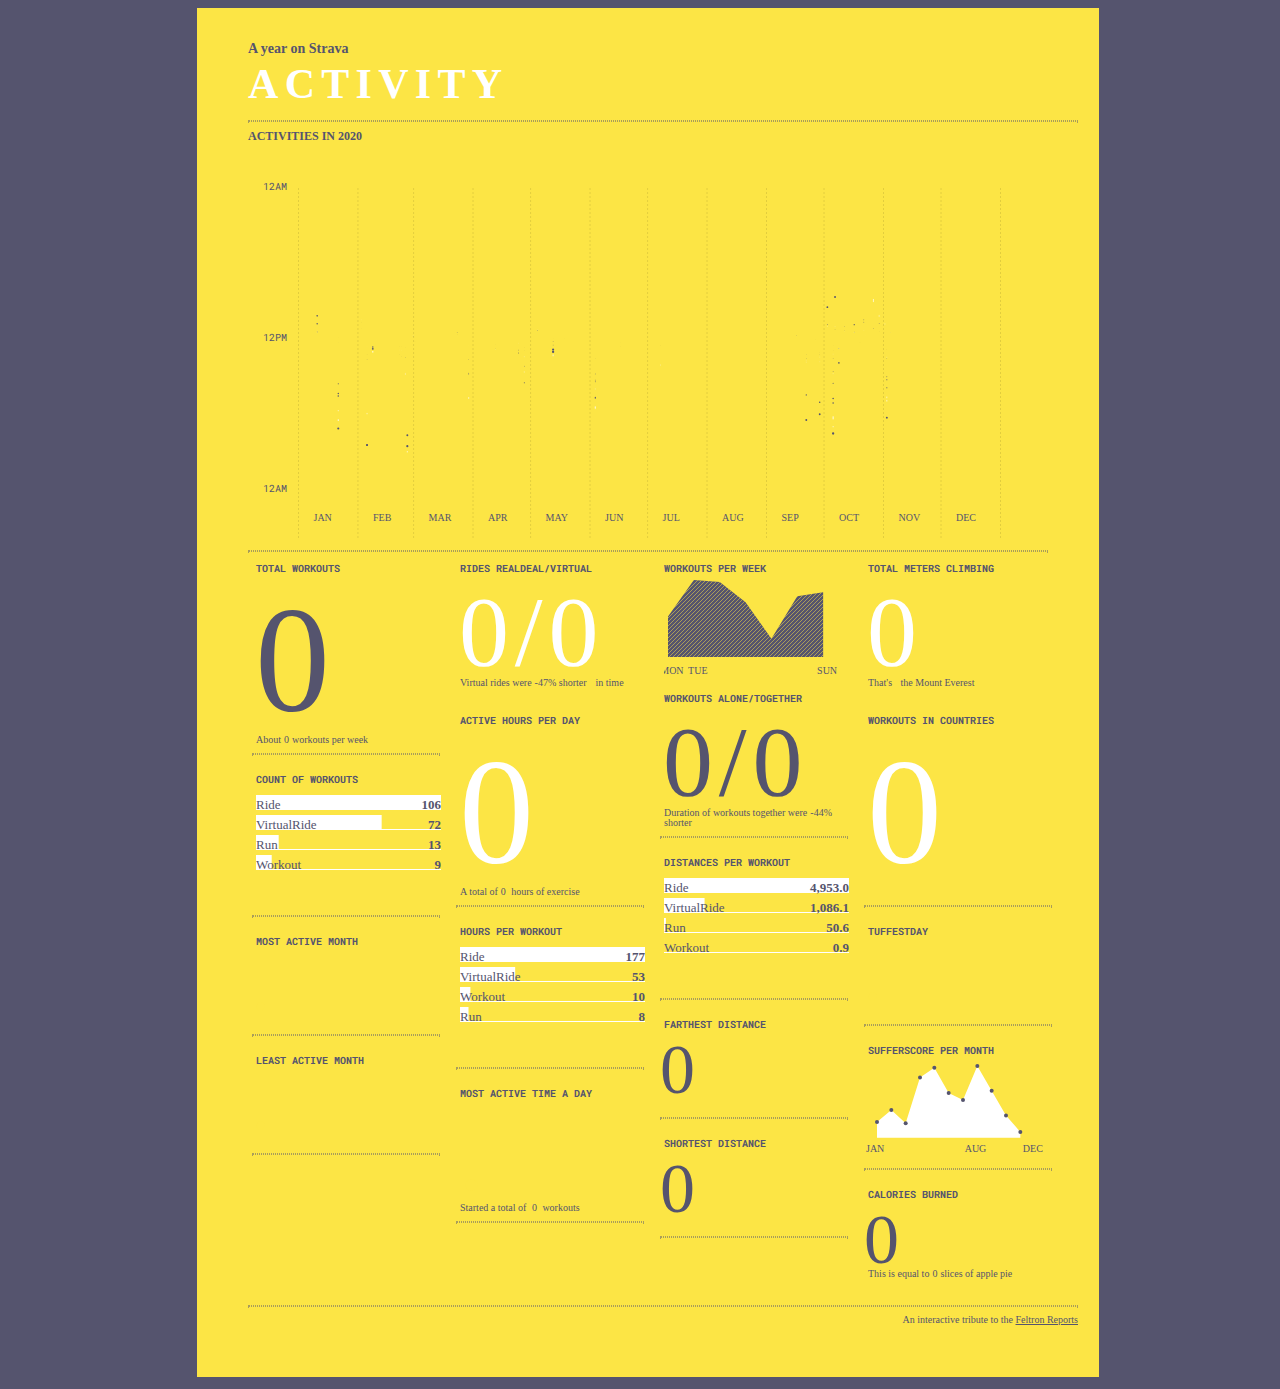
<file: index.html>
<!DOCTYPE html>
<html lang="en" dir="ltr">

<head>
  <meta charset="utf-8">
  <meta name="viewport" content="width=device-width">
  <title>Feltron Reports</title>

<!-- CSS -->
  <link href="/css/main.css" rel="stylesheet">
<!-- Favicon -->
  <link rel="shortcut icon" type="image/png" href="image/LvdM-06.png">
<!-- JS -->
  <script type="text/javascript" src="/js/d3.min.js"></script>
  <script type="text/javascript" src="/js/d3-array.min.js"></script>
  <script type="text/javascript" src="/js/metrics.js"></script>
  <script type="text/javascript" src="js/smallcharts.js"></script>
  <script src="http://ajax.googleapis.com/ajax/libs/jquery/1.11.2/jquery.min.js"></script>
  <script>

  $(document).ready(function(){
    if($(window).width() <= 900) {
  window.location = "mobile.html";
  }
  })

  var before = $(this).width();

  $(window).resize(function() {
      var after = $(this).width();
     if (after <= before && after <= 900) {
        location.reload()
     }
  })

  </script>

  <!-- Fonts -->
  <link href="https://fonts.googleapis.com/css?family=Oswald|PT+Mono&display=swap" rel="stylesheet">
  <link href="https://fonts.googleapis.com/css2?family=Roboto+Mono:wght@500&display=swap" rel="stylesheet">

  <link href="//db.onlinewebfonts.com/c/510c631b494ab204ca3399d91a9074f6?family=FilmotypeGiant" rel="stylesheet">
  <link href="https://fonts.googleapis.com/css2?family=Roboto+Mono:wght@700&display=swap" rel="stylesheet">

</head>

<body>

  <div id="container">
    <header>
      <h2>A year on Strava </h2>
      <h1>ACTIVITY</h1>
        <hr class="breakLine">
      <h3>Activities in  <span class="activeYear"></span></h3>
    </header>

    <section>
      <div class="chart">
        <script type="text/javascript" src="/js/dumbbell.js"></script>
      </div>
        <hr class="breakLine">
    </section>

    <main>
  <!-- 1st column     -->
      <div class="metricBig">
        <h4>TOTAL WORKOUTS</h4>
        <h6><span class="workoutsCount" id="valuesDark"></span></h6>
        <h5>About<span class="workoutsCountWeek" id="valuesFooter"> </span>workouts per week</h5>
        <hr class="breakLine">
      </div>

      <div class="metricMedium">
      <h4>COUNT OF WORKOUTS</h4>
      <svg id="barsCountWorkouts" class="barsCountWorkouts"></svg>
        <hr class="breakLine">
      </div>

      <div class="metricSmall">
      <h4>MOST ACTIVE MONTH</h4>
      <h6><span class="mostActiveMonth" id="valuesDarkSmall"></span></h6>
      <h5><span class="mostActiveMonthDetails" id="valuesFooter"></span></h5>
      <hr class="breakLine">
      </div>

      <div class="metricSmall">
        <h4>LEAST ACTIVE MONTH</h4>
        <h6><span class="leastActiveMonth" id="valuesDarkSmall"></span></h6>
        <h5><span class="leastActiveMonthDetails" id="valuesFooter"></span></h5>
        <hr class="breakLine">
      </div>

      <div class="metricMedium">
        <h4>RIDES REALDEAL/VIRTUAL</h4>
        <h6><span class="workoutsRealdeal" id="valuesLightMedium"></span><span id="valuesLightMedium">/</span><span class="workoutsVirtual" id="valuesLightMedium"></span></h6>
        <h5>Virtual rides were<span class="workoutsHoursChangeVirtual" id="valuesFooter"></span><span class="workoutsRealdealVirtual" id="valuesFooter"></span>in time</h5>
        <hr class="mobileBreakLine">
      </div>

<!-- 2nd COLUMN -->
      <div class="metricBig">
        <h4>ACTIVE HOURS PER DAY</h4>
        <h6><span class="workoutsHoursPerDay" id="valuesLight"></span></h6>
        <h5>A total of<span class="workoutsHoursTotal" id="valuesFooter"></span> hours of exercise</h5>
        <hr class="breakLine">
      </div>
      <div class="metricMedium">
        <h4>HOURS PER WORKOUT</h4>
        <svg id="barsHoursWorkouts" class="barsHoursWorkouts">
        </svg>
        <hr class="breakLine">
      </div>
      <div class="metricMedium">
        <h4>MOST ACTIVE TIME A DAY</h4>
        <h6><span class="activeTimeOfDay" id="valuesDarkMedium"></span></h6>
        <h5>Started a total of <span class="activeTimeOfDayDetails" id="valuesFooter"></span> workouts </h5>
        <hr class="breakLine">
      </div>
      <div class="metricMedium">
        <h4>WORKOUTS PER WEEK</h4>
        <svg class="areaWorkoutsPerWeek" id="areaWorkoutsPerWeek">
        </svg>
        <!-- <hr class="breakLine"> -->
      </div>

  <!-- 3th COLUMN     -->


      <div class="metricMedium">
        <h4>WORKOUTS ALONE/TOGETHER</h4>
        <h6><span class="workoutsAlone" id="valuesDarkMedium"></span><span id="valuesDarkMedium">/</span><span class="workoutsTogether" id="valuesDarkMedium"></span></h6>
        <h5>Duration of workouts together were<span class="workoutsHoursChange" id="valuesFooter"></span><span class="workoutsAloneTogether" id="valuesFooter"></span></h5>
        <hr class="breakLine">
      </div>
      <div class="metricMedium">
        <h4>DISTANCES PER WORKOUT</h4>
        <svg id="barsDistanceWorkouts" class="barsDistanceWorkouts">
        </svg>
        <hr class="breakLine">
      </div>
      <div class="metricSmall">
        <h4>FARTHEST DISTANCE</h4>
        <h6><span class="farthestDistance" id="valuesDarkSmall"></span></h6>
        <h5><span class="farthestDistanceDetails" id="valuesFooter"></span></h5>
        <hr class="breakLine">
      </div>
      <div class="metricMedium">
        <h4>SHORTEST DISTANCE</h4>
        <h6><span class="shortestDistance" id="valuesDarkSmall"></span></h6>
        <h5><span class="shortestDistanceDetails" id="valuesFooter"></span></h5>
        <hr class="breakLine">
      </div>
      <div class="metricMedium">
        <h4>TOTAL METERS CLIMBING</h4>
        <h6><span class="climbing" id="valuesLightMedium"></span></h6>
        <h5>That's<span class="climbingDetails" id="valuesFooter"></span>the Mount Everest</h5>
        <hr class="mobileBreakLine">
      </div>

  <!-- 4th COLUMN -->
      <div class="metricBig">
        <h4>WORKOUTS IN COUNTRIES</h4>
        <h6><span class="countriesVisitedCount" id="valuesLight"></span></h6>
        <h5><span class="countriesVisited" id="valuesFooter"></span></h5>
        <hr class="breakLine">
      </div>
      <div class="metricSmall">
        <h4>TUFFESTDAY</h4>
        <h6><span class="tuffestDay" id="valuesDarkSmall"></span></h6>
        <h5><span class="tuffestDayDetails" id="valuesFooter"></span></h5>
        <hr class="breakLine">
      </div>
      <!-- <div class="metricSmall">
        <h4>MOST REFRESHED DAY</h4>
            <hr class="breakLine">
      </div> -->
      <div class="metricMedium">
        <h4>SUFFERSCORE PER MONTH</h4>
        <svg id="areaSufferScorePerMonth" class="areaSufferScorePerMonth">
        </svg>
            <hr class="breakLine">
      </div>
      <div class="metricSmall">
        <h4>CALORIES BURNED</h4>
        <h6><span class="calories" id="valuesDarkSmall"></span></h6>
        <h5>This is equal to<span class="caloriesDetails" id="valuesFooter"></span>slices of apple pie</h5>
        <!-- <hr class="breakLine"> -->
      </div>
    </main>

    <footer>
        <hr class="breakLine">
    <h5>An interactive tribute to the <a href="http://feltron.com/" target="_blank"> Feltron Reports</a></h5>
    </footer>

  </div>
</body>

</html>
</file>
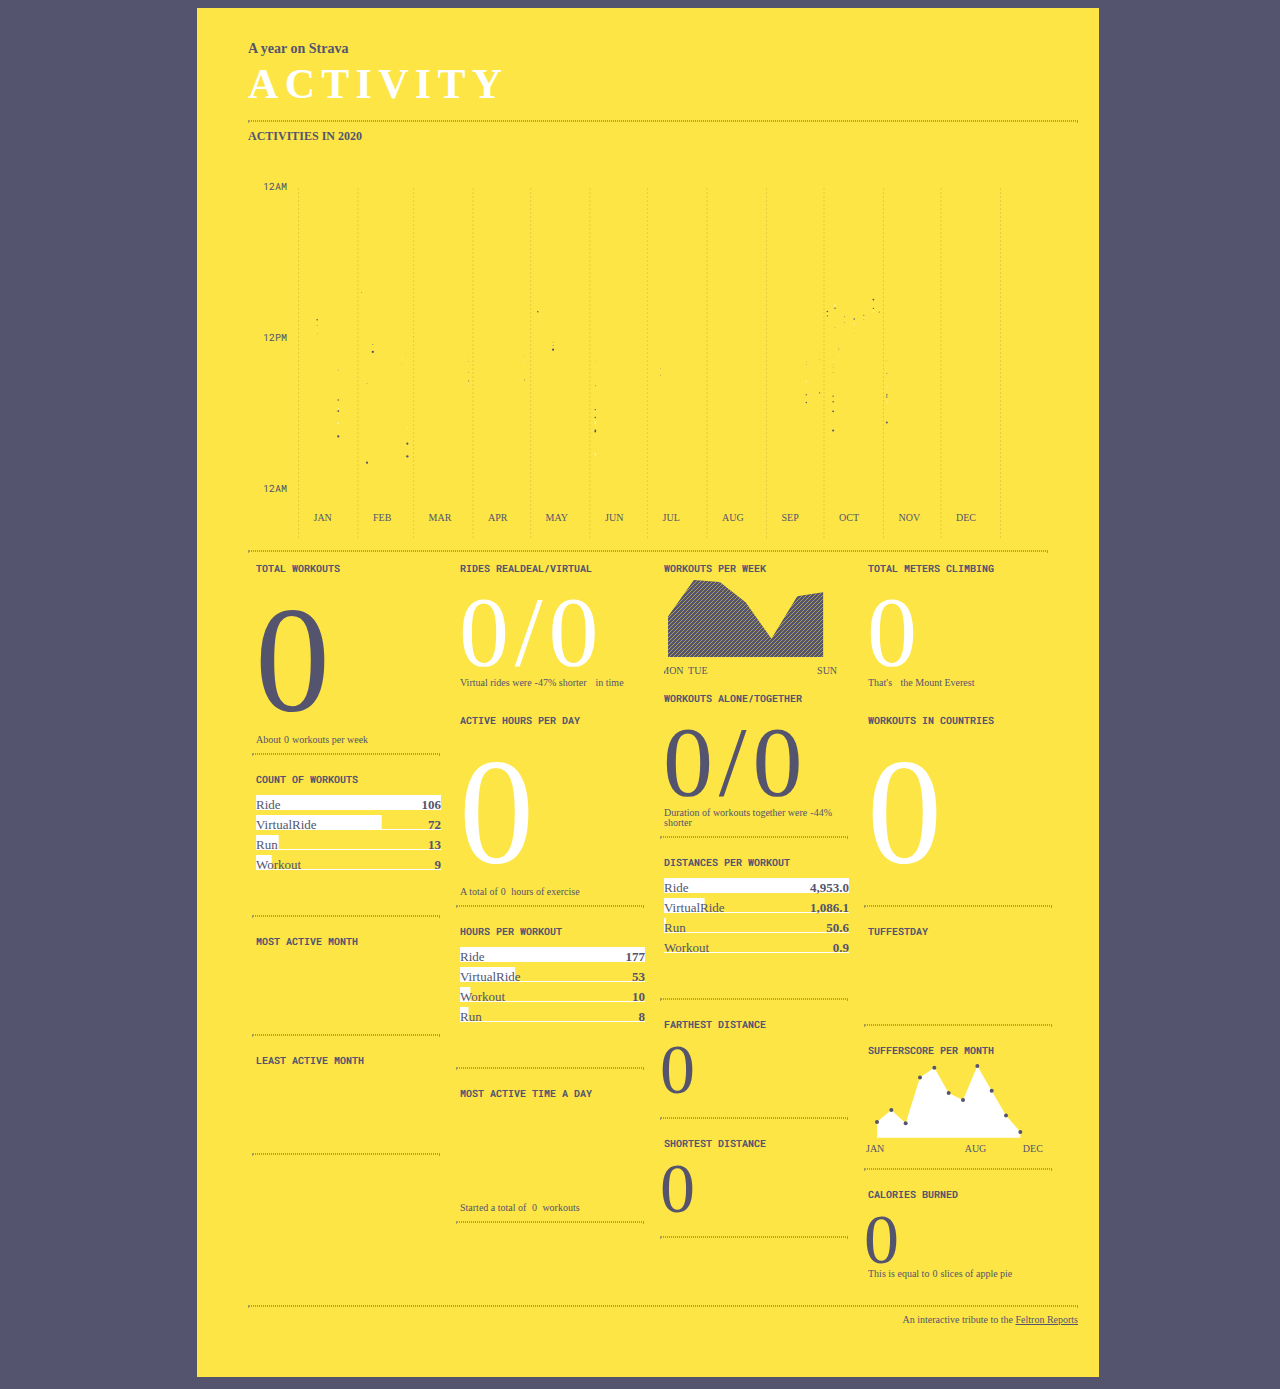
<file: mobile.html>
<!DOCTYPE html>
<html lang="en" dir="ltr">

<head>
  <meta charset="utf-8">
  <meta name="viewport" content="width=device-width">
  <!-- <meta name="viewport" content="user-scalable=yes"> -->
  <title>Feltron Reports</title>

<!-- CSS -->
  <link href="/css/main.css" rel="stylesheet">
<!-- Favicon -->
  <link rel="shortcut icon" type="image/png" href="image/LvdM-06.png">
<!-- MOBILE JS -->
  <script type="text/javascript" src="/js/d3.min.js"></script>
  <script type="text/javascript" src="/js/d3-array.min.js"></script>
  <script type="text/javascript" src="/js/metrics.js"></script>
  <script type="text/javascript" src="/mobile_js/smallcharts.js"></script>
  <script src="http://ajax.googleapis.com/ajax/libs/jquery/1.11.2/jquery.min.js"></script>
  <script>

  var before = $(this).width();

  $(window).resize(function() {
      var after = $(this).width();
     if (after >= before && after >= 901) {
        location.reload()
     }
  })

  $(document).ready(function(){
    if($(window).width() >= 901) {
    window.location = "index.html";
  }
  })

  </script>

  <!-- Fonts -->
  <link href="https://fonts.googleapis.com/css?family=Oswald|PT+Mono&display=swap" rel="stylesheet">
  <link href="https://fonts.googleapis.com/css2?family=Roboto+Mono:wght@500&display=swap" rel="stylesheet">

  <link href="//db.onlinewebfonts.com/c/510c631b494ab204ca3399d91a9074f6?family=FilmotypeGiant" rel="stylesheet">
  <link href="https://fonts.googleapis.com/css2?family=Roboto+Mono:wght@700&display=swap" rel="stylesheet">

</head>

<body>

  <div id="container">
    <header>
      <h2>A year on Strava </h2>
      <h1>ACTIVITY</h1>
        <hr class="breakLine">
      <h3>Activities in  <span class="activeYear"></span></h3>
    </header>

    <section>
      <div class="chartmobile">
        <script type="text/javascript" src="/mobile_js/dumbbell.js"></script>
      </div>
        <hr class="breakLine">
    </section>

    <main>
  <!-- 1st column     -->
      <div class="metricBig">
        <h4>TOTAL WORKOUTS</h4>
        <h6><span class="workoutsCount" id="valuesDark"></span></h6>
        <h5>About<span class="workoutsCountWeek" id="valuesFooter"> </span>workouts per week</h5>
        <hr class="breakLine">
      </div>

      <div class="metricMedium">
      <h4>COUNT OF WORKOUTS</h4>
      <svg id="barsCountWorkouts" class="barsCountWorkouts"></svg>
        <hr class="breakLine">
      </div>

      <div class="metricSmall">
      <h4>MOST ACTIVE MONTH</h4>
      <h6><span class="mostActiveMonth" id="valuesDarkSmall"></span></h6>
      <h5><span class="mostActiveMonthDetails" id="valuesFooter"></span></h5>
      <hr class="breakLine">
      </div>

      <div class="metricSmall">
        <h4>LEAST ACTIVE MONTH</h4>
        <h6><span class="leastActiveMonth" id="valuesDarkSmall"></span></h6>
        <h5><span class="leastActiveMonthDetails" id="valuesFooter"></span></h5>
        <hr class="breakLine">
      </div>

      <div class="metricMedium">
        <h4>RIDES REALDEAL/VIRTUAL</h4>
        <h6><span class="workoutsRealdeal" id="valuesLightMedium"></span><span id="valuesLightMedium">/</span><span class="workoutsVirtual" id="valuesLightMedium"></span></h6>
        <h5>Virtual rides were<span class="workoutsHoursChangeVirtual" id="valuesFooter"></span><span class="workoutsRealdealVirtual" id="valuesFooter"></span>in time</h5>
        <hr class="mobileBreakLine">
      </div>

<!-- 2nd COLUMN -->
      <div class="metricBig">
        <h4>ACTIVE HOURS PER DAY</h4>
        <h6><span class="workoutsHoursPerDay" id="valuesLight"></span></h6>
        <h5>A total of<span class="workoutsHoursTotal" id="valuesFooter"></span> hours of exercise</h5>
        <hr class="breakLine">
      </div>
      <div class="metricMedium">
        <h4>HOURS PER WORKOUT</h4>
        <svg id="barsHoursWorkouts" class="barsHoursWorkouts">
        </svg>
        <hr class="breakLine">
      </div>
      <div class="metricMedium">
        <h4>MOST ACTIVE TIME A DAY</h4>
        <h6><span class="activeTimeOfDay" id="valuesDarkMedium"></span></h6>
        <h5>Started a total of <span class="activeTimeOfDayDetails" id="valuesFooter"></span> workouts </h5>
        <hr class="breakLine">
      </div>
      <div class="metricMedium">
        <h4>WORKOUTS PER WEEK</h4>
        <svg class="areaWorkoutsPerWeek" id="areaWorkoutsPerWeek">
        </svg>
        <!-- <hr class="breakLine"> -->
      </div>

  <!-- 3th COLUMN     -->


      <div class="metricMedium">
        <h4>WORKOUTS ALONE/TOGETHER</h4>
        <h6><span class="workoutsAlone" id="valuesDarkMedium"></span><span id="valuesDarkMedium">/</span><span class="workoutsTogether" id="valuesDarkMedium"></span></h6>
        <h5>Duration of workouts together were<span class="workoutsHoursChange" id="valuesFooter"></span><span class="workoutsAloneTogether" id="valuesFooter"></span></h5>
        <hr class="breakLine">
      </div>
      <div class="metricMedium">
        <h4>DISTANCES PER WORKOUT</h4>
        <svg id="barsDistanceWorkouts" class="barsDistanceWorkouts">
        </svg>
        <hr class="breakLine">
      </div>
      <div class="metricSmall">
        <h4>FARTHEST DISTANCE</h4>
        <h6><span class="farthestDistance" id="valuesDarkSmall"></span></h6>
        <h5><span class="farthestDistanceDetails" id="valuesFooter"></span></h5>
        <hr class="breakLine">
      </div>
      <div class="metricMedium">
        <h4>SHORTEST DISTANCE</h4>
        <h6><span class="shortestDistance" id="valuesDarkSmall"></span></h6>
        <h5><span class="shortestDistanceDetails" id="valuesFooter"></span></h5>
        <hr class="breakLine">
      </div>
      <div class="metricMedium">
        <h4>TOTAL METERS CLIMBING</h4>
        <h6><span class="climbing" id="valuesLightMedium"></span></h6>
        <h5>That's<span class="climbingDetails" id="valuesFooter"></span>the Mount Everest</h5>
        <hr class="mobileBreakLine">
      </div>

  <!-- 4th COLUMN -->
      <div class="metricBig">
        <h4>WORKOUTS IN COUNTRIES</h4>
        <h6><span class="countriesVisitedCount" id="valuesLight"></span></h6>
        <h5><span class="countriesVisited" id="valuesFooter"></span></h5>
        <hr class="breakLine">
      </div>
      <div class="metricSmall">
        <h4>TUFFESTDAY</h4>
        <h6><span class="tuffestDay" id="valuesDarkSmall"></span></h6>
        <h5><span class="tuffestDayDetails" id="valuesFooter"></span></h5>
        <hr class="breakLine">
      </div>
      <!-- <div class="metricSmall">
        <h4>MOST REFRESHED DAY</h4>
            <hr class="breakLine">
      </div> -->
      <div class="metricMedium">
        <h4>SUFFERSCORE PER MONTH</h4>
        <svg id="areaSufferScorePerMonth" class="areaSufferScorePerMonth">
        </svg>
            <hr class="breakLine">
      </div>
      <div class="metricSmall">
        <h4>CALORIES BURNED</h4>
        <h6><span class="calories" id="valuesDarkSmall"></span></h6>
        <h5>This is equal to<span class="caloriesDetails" id="valuesFooter"></span>slices of apple pie</h5>
        <!-- <hr class="breakLine"> -->
      </div>
    </main>

    <footer>
        <hr class="breakLine">
    <h5>An interactive tribute to the <a href="http://feltron.com/" target="_blank"> Feltron Reports</a></h5>
    </footer>

  </div>
</body>

</html>
</file>
<file: css/main.css>
h1 {
  font-family: PT Mono;
  font-style: normal;
  font-weight: bold;
  font-size: 42px;
  line-height: 134.5%;
  letter-spacing: 0.15em;
  color: #fff;
  margin: 0px 0px 0px 0px;
}

h2 {
  font-family: PT Mono;
  font-style: normal;
  font-weight: bold;
  font-size: 14px;
  line-height: 100%;
  color: #55546E;
  margin: 0px 0px 0px 0px;
}

h3 {
  font-family: PT Mono;
  font-style: normal;
  font-weight: bold;
  font-size: 12px;
  line-height: 100%;
  color: #55546E;
  margin: 0px 0px 0px 0px;
  text-transform: uppercase;
}

h4 {
  font-family: 'Roboto Mono', monospace;
  font-weight: bold;
  font-size: 10px;
  line-height: 100%;
  color: #55546E;
  margin: 4px 0px 0px 4px;
}

h5 {
  font-family: PT Sans;
  font-weight: normal;
  font-size: 10px;
  line-height: 100%;
  /* display: flex; */
  /* align-items: flex-end; */
  color: #55546E;
  margin: 4px 0px 4px 4px;
}

h6 {
  font-family: FilmotypeGiant;
  font-weight: 300;
  /* font-size: 150px;   */
  /* line-height: 100%; */
  letter-spacing: -0.02em;
  color: #55546E;
  margin: 0px 0px -15px 0px;
  }

a:link {
    color: #55546E;
      font-weight: normal;
  }

a:visited {
  color: #55546E;
    font-weight: 700;
}

body {
  background-color: #55546E;
  width: 100%;
}

.breakLine {
  border: 1px dotted #A99D5A; */
}

.mobileBreakLine {
  border: 0px dotted #A99D5A; */
}




#container {
  display: grid;
  background: #FCE545;
  grid-template-areas:
    "header header header header"
    "chart chart chart chart"
    "content content content content"
    "footer footer footer footer";
  grid-template-columns: 1fr 1fr 1fr 1fr;
  grid-template-rows: 120px 400px .05fr 80px;
  grid-gap: 10px;
  max-width: 800px;
  margin: auto;
  padding: 0px 51px 0px 51px;
  grid-auto-flow: row;
}

header {
  grid-row: header;
  grid-column: header;
  padding-top: 34px;
}

section {
  grid-row: chart;
  grid-column: chart;
  max-width: 800px;
}

main {
  column-count: 4;
  column-gap: 1em;
  width: 800px;
  margin: .5em 0 0 0;
}

footer {
  grid-row: footer;
  grid-column: footer;
  text-align: right;
}


/* CHARTS */
.chart {
  width: 800px;
  display: block;
}

.chartmobile {
  display: none;
}

.domain {
  border-radius: -1px;
  stroke-opacity: 0;
}

.tooltip {
  display: inline-block;
  position: absolute;
  text-align: left;
  padding: 6px;
  font-family: PT Mono;
  font-style: normal;
  font-size: 12px;
  color: white;
  background: #55546E;
  border-radius: 3px;
  pointer-events: none;
}

/* AREACHART */
#areaWorkoutsPerWeek, #areaSufferScorePerMonth{
  width: 185px;
  height: 100px;
}

svg {
  /* background-color: #fff; */
}

.xAxis line, .xAxis path, .yAxis line, .yAxis path {
  stroke: #FCE545;
}
.xAxis text {
  fill: #55546E;
  font-family: PT Mono;
  font-style: normal;
  text-transform: uppercase;
  background-size: 5px;
  background-color: black;
}

.xAxis text1 {
  fill: #55546E;
  font-family: Roboto Mono;
  /* font-style: normal; */
  font-weight: 500;
  text-transform: uppercase;
  /* background-color: black; */
}

.yAxis text {
  fill: #55546E;
  font-family: 'Roboto Mono', monospace;
  font-style: normal;
  text-transform: uppercase;
}


.barsCountWorkouts, .barsHoursWorkouts,  .barsDistanceWorkouts  {
  width: 200px;
height: 110px;
  margin: 4px;
}


.areaWorkoutsPerWeek {
  width: 200px;
  margin: 4px;
}

.mostActiveMonth, .leastActiveMonth{
  text-transform: uppercase;
}

/* METRICS */
.metricBig {
  padding: 4px;
  height: auto;
  width: 100%;
  /* background-color: #eee; */
  display: inline-block;
  /* margin: 0 0 1em; */
  width: 100%;
}
.metricMedium {
  padding: 4px;
  height: 100px;
  width: 100%;
  /* background-color: #eee; */
display: inline-block;
/* margin: 0 0 1em; */
width: 100%;
}
.metricSmall {
  padding: 4px;
  height: auto;
  width: 100%;
  /* background-color: #eee; */
display: inline-block;
/* margin: 0 0 1em; */
width: 100%;
}


/* VALUES */
#valuesDark{
  margin: 0px 3px 0px 3px;
  color: #55546E;
  font-size: 150px;
}

#valuesDarkMedium{
  margin: 0px 3px 0px 3px;
  color: #55546E;
  font-size: 100px;
}

#valuesDarkSmall{
  margin: -35px  0px -35px 0px;
  color: #55546E;
  font-size: 70px;

}

#valuesLight{
  margin: 0px 3px 0px 3px;
  color: #fff;
  font-size: 150px;
}

#valuesLightMedium{
  margin: 0px 3px 0px 3px;
  color: #fff;
  font-size: 100px;
}

#valuesFooter{
  margin: 0px 3px 0px 3px;
  /* text-transform: uppercase; */
  /* color: #fff; */
}




/* CSS Mobile */
@media screen and (max-width: 900px) {
  #container {
    display: grid;
    background: #FCE545;
    grid-template-areas:
      "header header header header"
      "chart chart chart chart"
      "content content content content"
      "footer footer footer footer";
    grid-template-columns: 1fr 1fr 1fr 1fr;
    grid-template-rows: 120px 800px .05fr 80px;
    grid-gap: 20px;
    max-width: 300px;
    margin: auto;
    padding: 0px 20px 0px 20px;
    grid-auto-flow: row;
  }

.chart {
  display: none;
  visibility: hidden;
}

.chartmobile {
    display: block;
  }

  header {
    grid-row: header;
    grid-column: header;
    padding-top: 34px;
    max-width: 300px;
  }

  section {
    grid-row: chart;
    grid-column: chart;
    max-width: 300px;
  }

  main {
    column-count: 2;
    column-gap: 1em;
    width: 300px;
    margin: .5em 0 0 0;
  }
  footer {
    grid-row: footer;
    grid-column: footer;
    text-align: right;
    max-width: 300px;
  }
  .mobileBreakLine {
    border: 1px dotted #A99D5A; */
  }

#valuesDark, #valuesLight{
      font-size: 100px;
}
  #valuesDarkMedium,    #valuesLightMedium{
  font-size: 80px;
  }
  #valuesDarkSmall, #valuesLightMedium {
font-size: 60px;
  }
}
</file>
